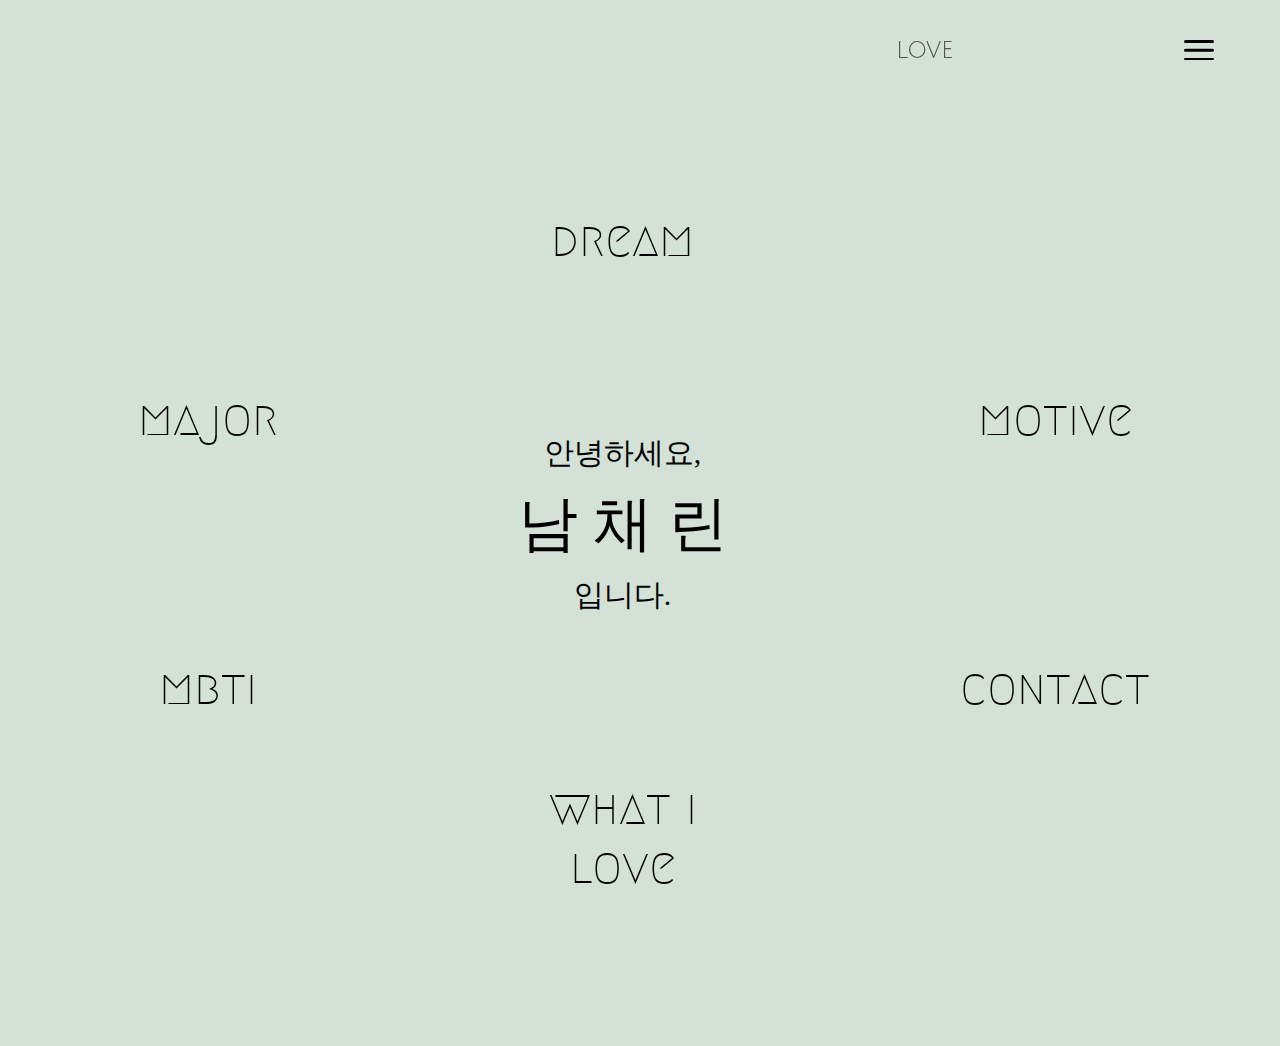
<file: index.html>
<!DOCTYPE html>
<html>
    <head>
        <meta charset="utf-8">
        <meta name="viewport" content="width=device-width, initial-scale=1">
        <title>남채린입니다.</title>
        <link href="https://fonts.googleapis.com/css2?family=Julius+Sans+One&family=Megrim&family=Noto+Serif+KR&display=swap" rel="stylesheet">
        <link rel="stylesheet" href="main.css">
    </head>
    <body>
        <div class="header">
            <p></p>
            <div class="menu"><input type="checkbox" id="menuicon">
            <label for="menuicon">
                <span></span>
                <span></span>
                <span></span>
            </label>
            <div class="sidebar">
                <span></span>
                <div id="home_icon"><a href="home.html"><img id="homeicon" src="home.png" alt=""></a></div>
                <div id="major"><a href="major.html">major</a></div>
                <div id="mbti"><a href="mbti.html">mbti</a></div>
                <div id="dream"><a href="dream.html">dream</a></div>
                <div id="motive"><a href="motive.html">motive</a></div>
                <div id="like"><a href="like.html">what i love</a></div>
                <div id="contact"><a href="contact.html".html>contact</a></div>
                <span></span>
                <span></span>
            </div>
            </div>
        </div>
        
        <div class="main">
            <div class="left">
                <div id="A"><a href="major.html">major</a></div>
                <div id="B"><a href="mbti.html">mbti</a></div>
            </div>
            <div class="middle">
                <div id="C"><a href="dream.html">dream</a></div>
                <div class="container">
                    <div class="name">
                        <p id=hi1>안녕하세요,</p><p id=hi2 style="display: inline-block;">남 채 린</p><p id=hi1 style="display: inline-block;"> 입니다.</p>
                    </div>
                    <div class="overlay">
                        <img src="me.jpeg" alt="" class="image">
                    </div>
                </div>
                
                <div id="D"><a href="like.html">what i love</a></div>
            </div>
            <div class="right">
                <div id="E"><a href="motive.html">motive</a></div>
                <div id="F"><a href="contact.html">contact</a></div>
            </div>
        </div>
    </body>
</html>
</file>
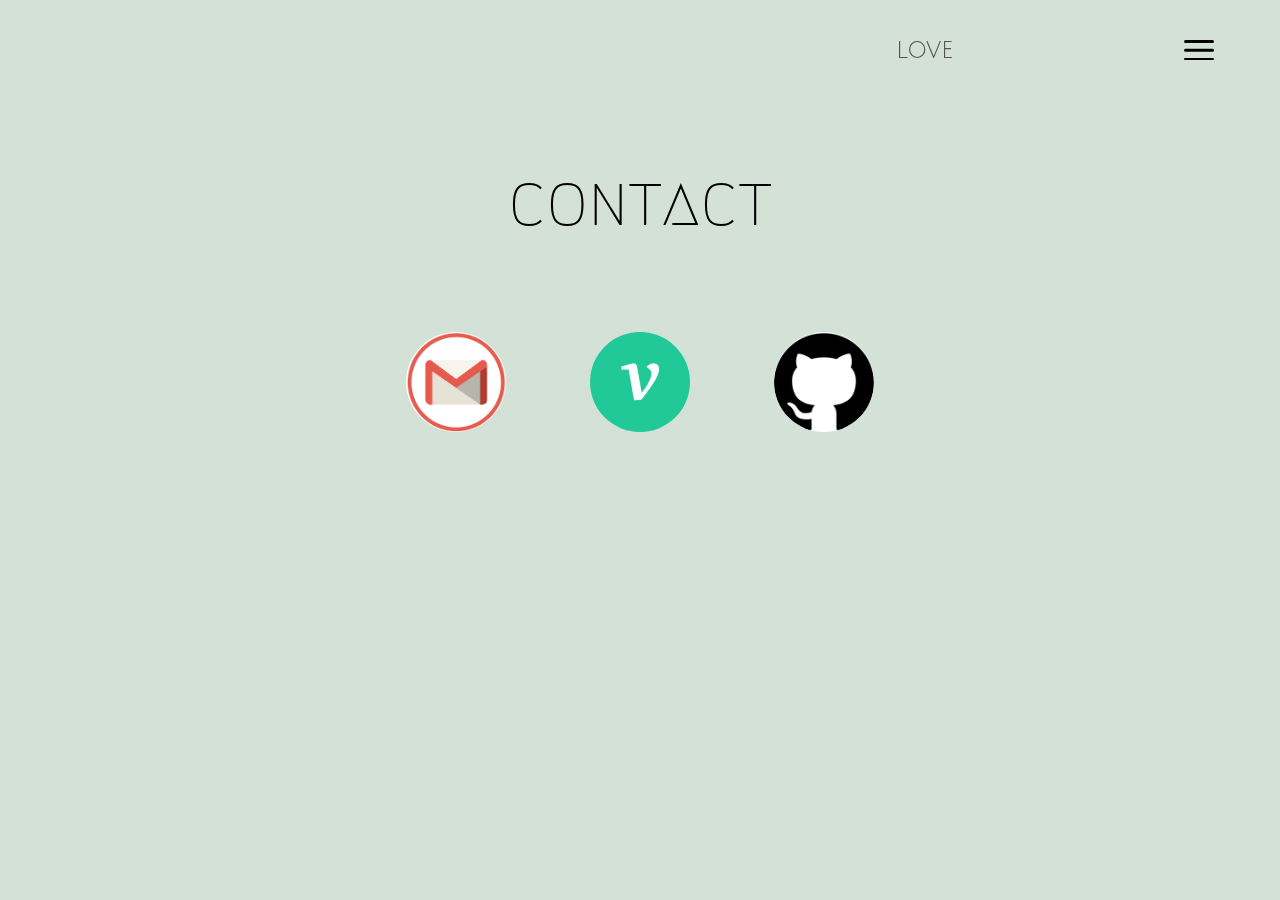
<file: contact.html>
<!DOCTYPE html>
<html>
    <head>
        <meta charset="utf-8">
        <title>남채린입니다.</title>
        <link href="https://fonts.googleapis.com/css2?family=Julius+Sans+One&family=Megrim&family=Noto+Serif+KR&display=swap" rel="stylesheet">
        <link rel="stylesheet" href="main.css">
    </head>
    <body>
        <div class="header">
            <p></p>
            <div class="menu"><input type="checkbox" id="menuicon">
            <label for="menuicon">
                <span></span>
                <span></span>
                <span></span>
            </label>
            <div class="sidebar">
                <span></span>
                <div id="home_icon"><a href="home.html"><img id="homeicon" src="home.png" alt=""></a></div>
                <div id="major"><a href="major.html">major</a></div>
                <div id="mbti"><a href="mbti.html">mbti</a></div>
                <div id="dream"><a href="dream.html">dream</a></div>
                <div id="motive"><a href="motive.html">motive</a></div>
                <div id="like"><a href="like.html">what i love</a></div>
                <div id="contact"><a href="contact.html">contact</a></div>
                <span></span>
            </div>
            </div>
        </div>
        <div>
            <p id="page"></p>
            <span id="page_title">contact</span>
        </div>
        <div id="icons">
            <p></p>
            <a href="mailto:cr434972@gmail.com"><img src="mail.png" alt=""></a>
            <a href="https://velog.io/@rin0702"><img src="velog.jpg" alt=""></a>
            <a href="https://github.com/rin0702"><img src="github.png" alt=""></a>
        </div>
    </body>
</html>
</file>
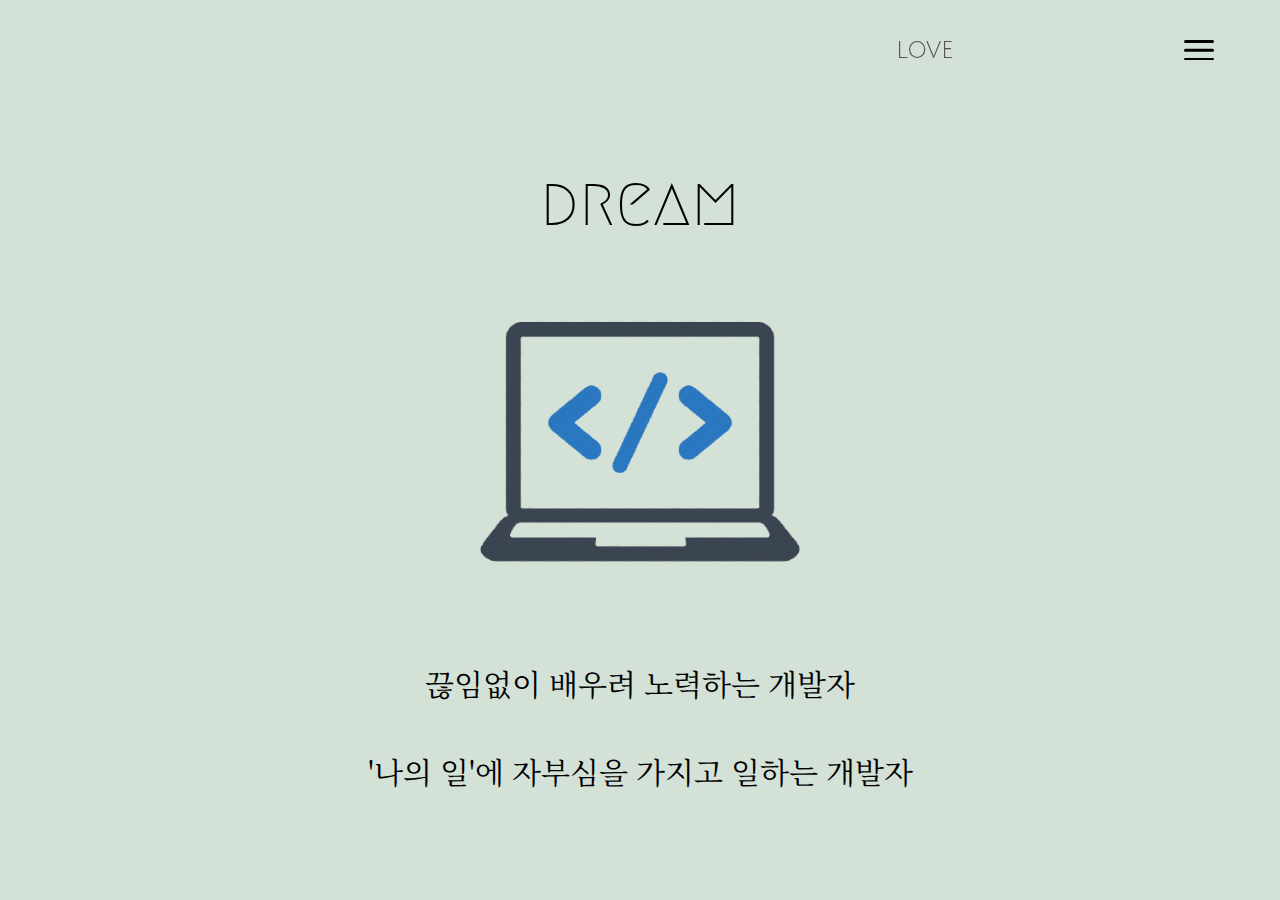
<file: dream.html>
<!DOCTYPE html>
<html>
    <head>
        <meta charset="utf-8">
        <title>남채린입니다.</title>
        <link href="https://fonts.googleapis.com/css2?family=Julius+Sans+One&family=Megrim&family=Noto+Serif+KR&display=swap" rel="stylesheet">
        <link rel="stylesheet" href="main.css">
    </head>
    <body>
        <div class="header">
            <p></p>
            <div class="menu"><input type="checkbox" id="menuicon">
            <label for="menuicon">
                <span></span>
                <span></span>
                <span></span>
            </label>
            <div class="sidebar">
                <span></span>
                <div id="home_icon"><a href="home.html"><img id="homeicon" src="home.png" alt=""></a></div>
                <div id="major"><a href="major.html">major</a></div>
                <div id="mbti"><a href="mbti.html">mbti</a></div>
                <div id="dream"><a href="dream.html">dream</a></div>
                <div id="motive"><a href="motive.html">motive</a></div>
                <div id="like"><a href="like.html">what i love</a></div>
                <div id="contact"><a href="contact.html">contact</a></div>
                <span></span>
            </div>
            </div>
        </div>
        <div>
            <p id="page"></p>
            <span id="page_title">dream</span>
        </div>
        <div>
            <img src="programmer.png" alt="">
            <p>끊임없이 배우려 노력하는 개발자<br><br>'나의 일'에 자부심을 가지고 일하는 개발자</p>
        </div>
    </body>
</html>
</file>
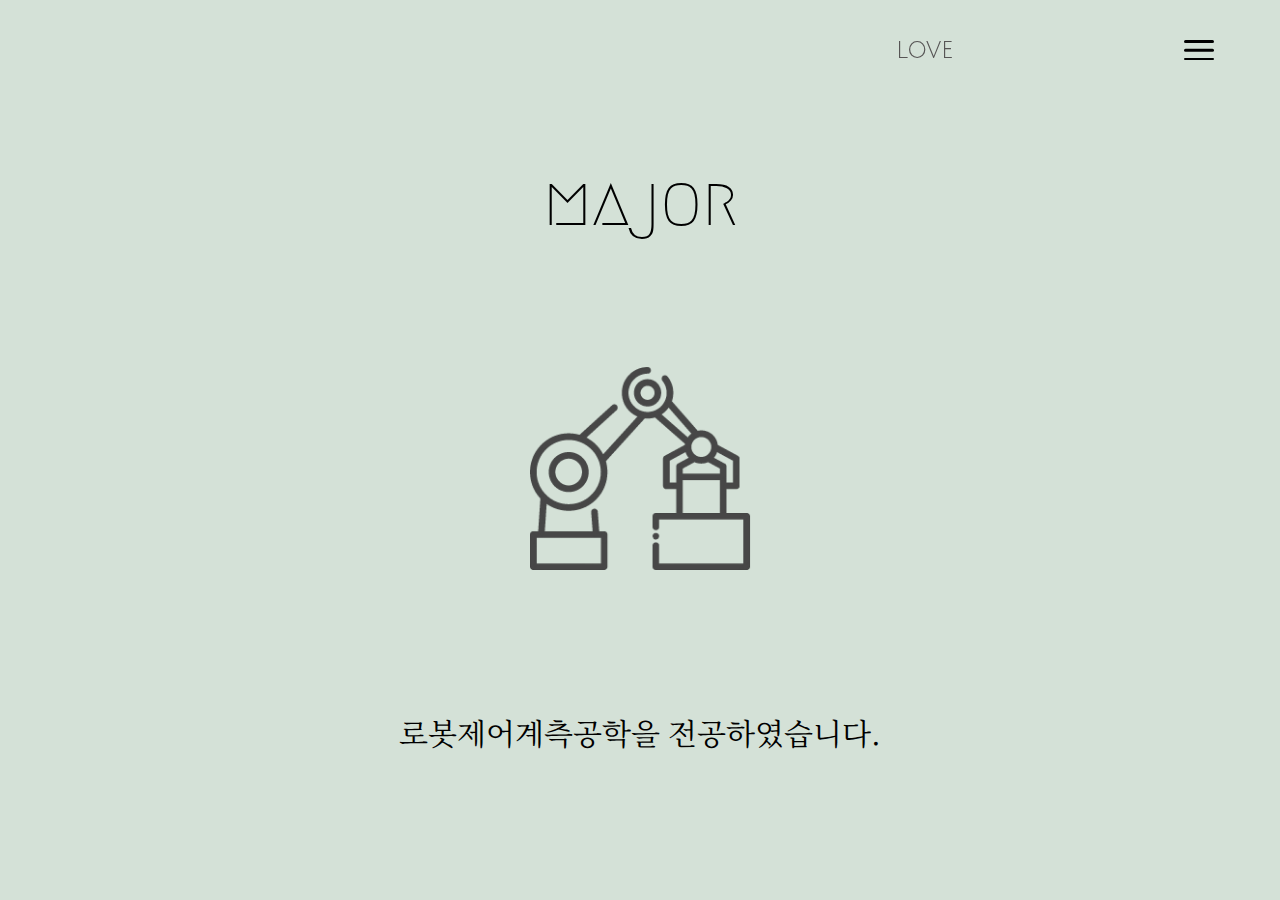
<file: major.html>
<!DOCTYPE html>
<html>
    <head>
        <meta charset="utf-8">
        <title>남채린입니다.</title>
        <link href="https://fonts.googleapis.com/css2?family=Julius+Sans+One&family=Megrim&family=Noto+Serif+KR&display=swap" rel="stylesheet">
        <link rel="stylesheet" href="main.css">
    </head>
    <body>
        <div class="header">
            <p></p>
            <div class="menu"><input type="checkbox" id="menuicon">
            <label for="menuicon">
                <span></span>
                <span></span>
                <span></span>
            </label>
            <div class="sidebar">
                <span></span>
                <div id="home_icon"><a href="home.html"><img id="homeicon" src="home.png" alt=""></a></div>
                <div id="major"><a href="major.html">major</a></div>
                <div id="mbti"><a href="mbti.html">mbti</a></div>
                <div id="dream"><a href="dream.html">dream</a></div>
                <div id="motive"><a href="motive.html">motive</a></div>
                <div id="like"><a href="like.html">what i love</a></div>
                <div id="contact"><a href="contact.html">contact</a></div>
                <span></span>
            </div>
            </div>
        </div>
        <div>
            <p id="page"></p>
            <span id="page_title">major</span>
        </div>
        <div>
            <img src="Robot.png" alt="">
            <p>로봇제어계측공학을 전공하였습니다.</p>
        </div>
    </body>
</html>
</file>
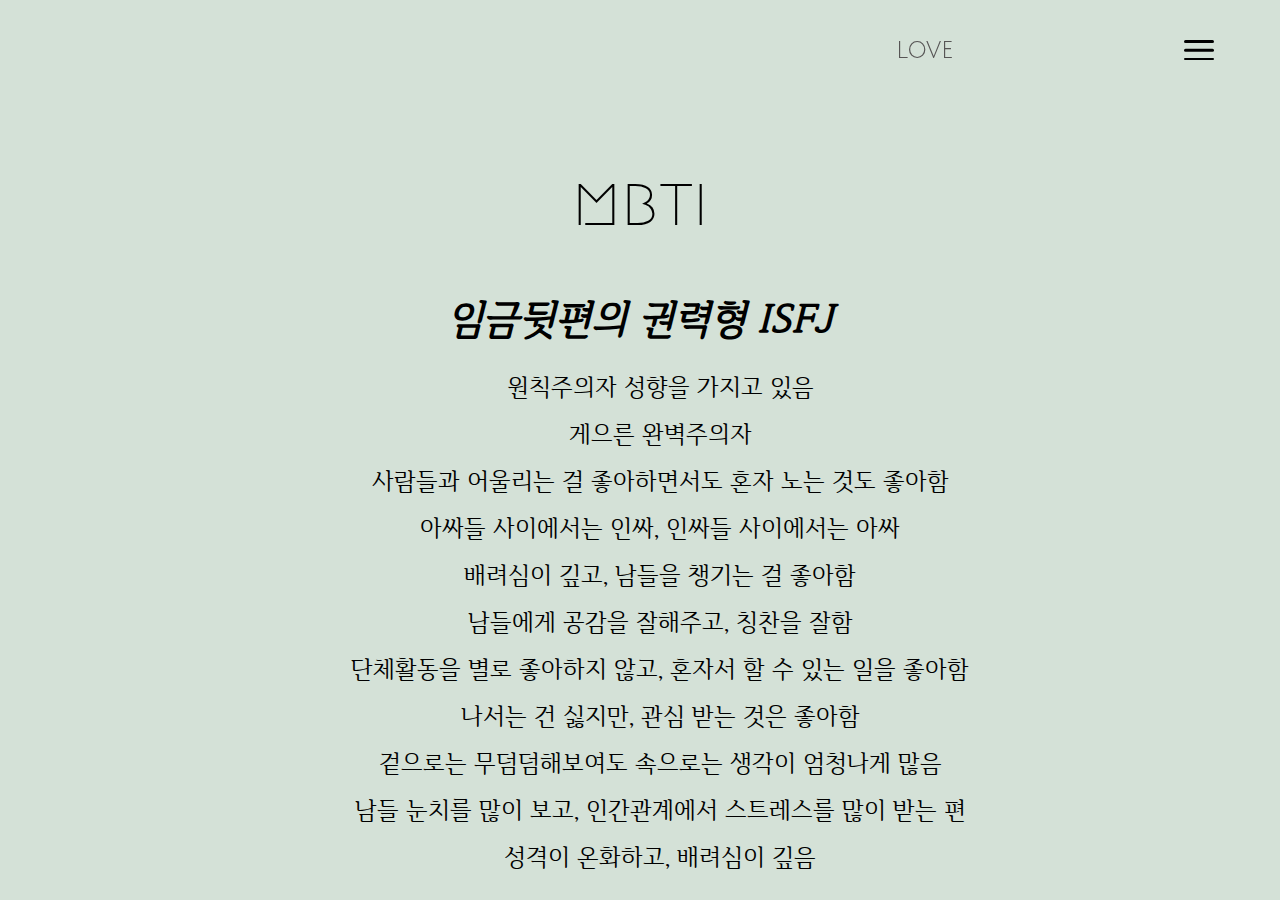
<file: mbti.html>
<!DOCTYPE html>
<html>
    <head>
        <meta charset="utf-8">
        <title>남채린입니다.</title>
        <link href="https://fonts.googleapis.com/css2?family=Julius+Sans+One&family=Megrim&family=Noto+Serif+KR&display=swap" rel="stylesheet">
        <link rel="stylesheet" href="main.css">
    </head>
    <body>
        <div class="header">
            <p></p>
            <div class="menu"><input type="checkbox" id="menuicon">
            <label for="menuicon">
                <span></span>
                <span></span>
                <span></span>
            </label>
            <div class="sidebar">
                <span></span>
                <div id="home_icon"><a href="home.html"><img id="homeicon" src="home.png" alt=""></a></div>
                <div id="major"><a href="major.html">major</a></div>
                <div id="mbti"><a href="mbti.html">mbti</a></div>
                <div id="dream"><a href="dream.html">dream</a></div>
                <div id="motive"><a href="motive.html">motive</a></div>
                <div id="like"><a href="like.html">what i love</a></div>
                <div id="contact"><a href="contact.html">contact</a></div>
                <span></span>
            </div>
            </div>
        </div>
        <div>
            <p id="page"></p>
            <span id="page_title">mbti</span>
        </div>
        <div>
            <p></p>
            <h1>임금뒷편의 권력형 ISFJ</h1>
            <ul>
                <li>원칙주의자 성향을 가지고 있음</li>
                <li>게으른 완벽주의자</li>
                <li>사람들과 어울리는 걸 좋아하면서도 혼자 노는 것도 좋아함</li>
                <li>아싸들 사이에서는 인싸, 인싸들 사이에서는 아싸</li>
                <li>배려심이 깊고, 남들을 챙기는 걸 좋아함</li>
                <li>남들에게 공감을 잘해주고, 칭찬을 잘함</li>
                <li>단체활동을 별로 좋아하지 않고, 혼자서 할 수 있는 일을 좋아함</li>
                <li>나서는 건 싫지만, 관심 받는 것은 좋아함</li>
                <li>겉으로는 무덤덤해보여도 속으로는 생각이 엄청나게 많음</li>
                <li>남들 눈치를 많이 보고, 인간관계에서 스트레스를 많이 받는 편</li>
                <li>성격이 온화하고, 배려심이 깊음</li>
            </ul>
        </div>
    </body>
</html>
</file>
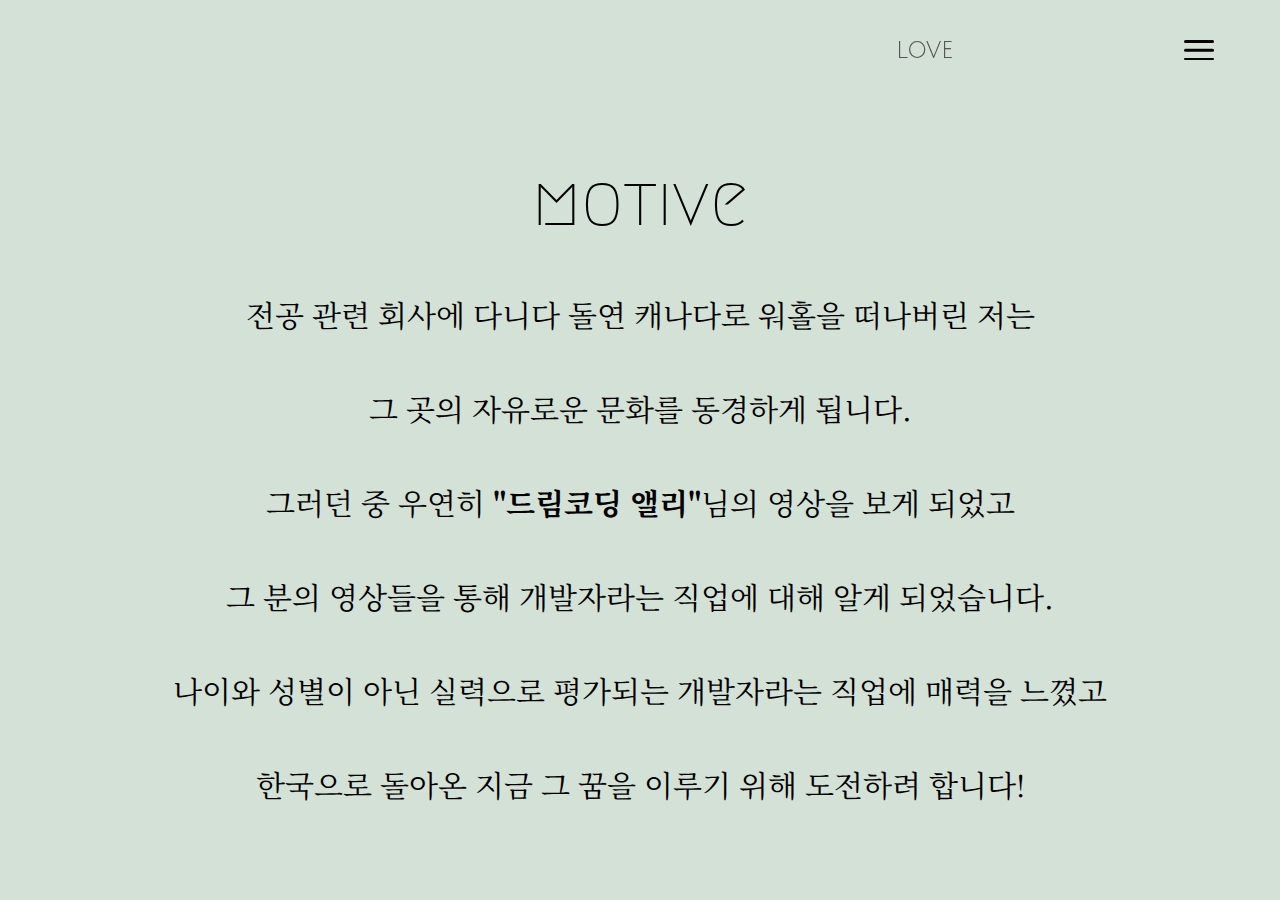
<file: motive.html>
<!DOCTYPE html>
<html>
    <head>
        <meta charset="utf-8">
        <title>남채린입니다.</title>
        <link href="https://fonts.googleapis.com/css2?family=Julius+Sans+One&family=Megrim&family=Noto+Serif+KR&display=swap" rel="stylesheet">
        <link rel="stylesheet" href="main.css">
    </head>
    <body>
        <div class="header">
            <p></p>
            <div class="menu"><input type="checkbox" id="menuicon">
            <label for="menuicon">
                <span></span>
                <span></span>
                <span></span>
            </label>
            <div class="sidebar">
                <span></span>
                <div id="home_icon"><a href="home.html"><img id="homeicon" src="home.png" alt=""></a></div>
                <div id="major"><a href="major.html">major</a></div>
                <div id="mbti"><a href="mbti.html">mbti</a></div>
                <div id="dream"><a href="dream.html">dream</a></div>
                <div id="motive"><a href="motive.html">motive</a></div>
                <div id="like"><a href="like.html">what i love</a></div>
                <div id="contact"><a href="contact.html">contact</a></div>
                <span></span>
            </div>
            </div>
        </div>
        <div>
            <p id="page"></p>
            <span id="page_title">motive</span>
        </div>
        <div>
            <div>
                <p></p>
                <p>전공 관련 회사에 다니다 돌연 캐나다로 워홀을 떠나버린 저는</p>
                <p>그 곳의 자유로운 문화를 동경하게 됩니다.</p>
                <p>그러던 중 우연히 <strong><a id="youtube" href="https://www.youtube.com/c/드림코딩by엘리/featured" target="_blank">"드림코딩 앨리"</a></strong>님의 영상을 보게 되었고</p>
                <!-- <img id="utube" src="youtube.jpg" alt=""> -->
                <p>그 분의 영상들을 통해 개발자라는 직업에 대해 알게 되었습니다.</p>
                <p>나이와 성별이 아닌 실력으로 평가되는 개발자라는 직업에 매력을 느꼈고</p>
                <p>한국으로 돌아온 지금 그 꿈을 이루기 위해 도전하려 합니다!</p>
            </div>
        </div>
    </body>
</html>
</file>
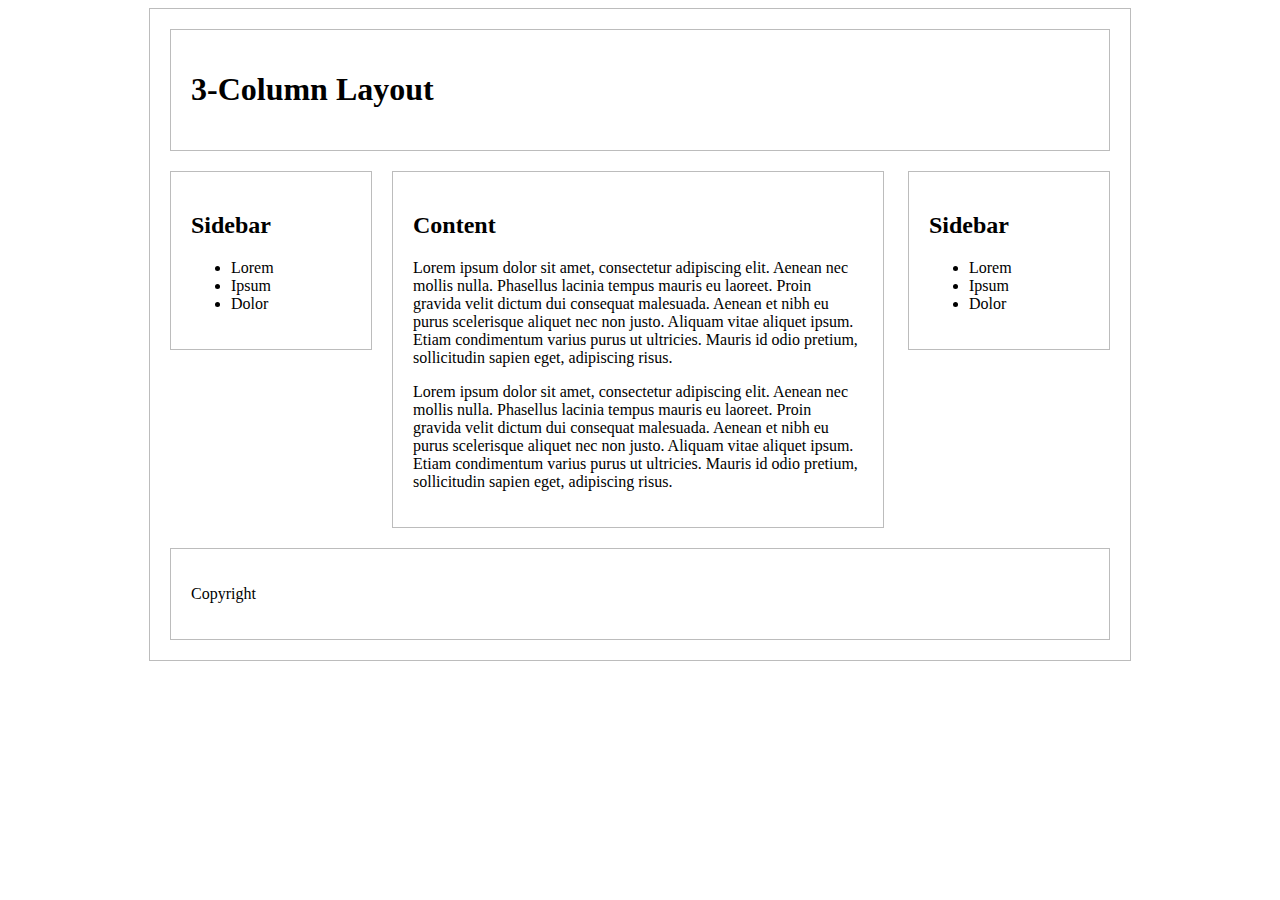
<file: practice.html>
<!doctype html>
<html lang="ko">
  <head>
    <meta charset="utf-8">
    <title>CSS</title>
    <style>
      #jb-container {
        width: 940px;
        margin: 0px auto;
        padding: 20px;
        border: 1px solid #bcbcbc;
      }
      #jb-header {
        padding: 20px;
        margin-bottom: 20px;
        border: 1px solid #bcbcbc;
      }
      #jb-sidebar-left {
        width: 160px;
        padding: 20px;
        margin-right: 20px;
        margin-bottom: 20px;
        float: left;
        border: 1px solid #bcbcbc;
      }
      #jb-content {
        width: 450px;
        padding: 20px;
        margin-bottom: 20px;
        float: left;
        border: 1px solid #bcbcbc;
      }
      #jb-sidebar-right {
        width: 160px;
        padding: 20px;
        margin-bottom: 20px;
        float: right;
        border: 1px solid #bcbcbc;
      }
      #jb-footer {
        clear: both;
        padding: 20px;
        border: 1px solid #bcbcbc;
      }
    </style>
  </head>
  <body>
    <div id="jb-container">
      <div id="jb-header">
        <h1>3-Column Layout</h1>
      </div>
      <div id="jb-sidebar-left">
        <h2>Sidebar</h2>
        <ul>
          <li>Lorem</li>
          <li>Ipsum</li>
          <li>Dolor</li>
        </ul>
      </div>
      <div id="jb-content">
        <h2>Content</h2>
        <p>Lorem ipsum dolor sit amet, consectetur adipiscing elit. Aenean nec mollis nulla. Phasellus lacinia tempus mauris eu laoreet. Proin gravida velit dictum dui consequat malesuada. Aenean et nibh eu purus scelerisque aliquet nec non justo. Aliquam vitae aliquet ipsum. Etiam condimentum varius purus ut ultricies. Mauris id odio pretium, sollicitudin sapien eget, adipiscing risus.</p>
        <p>Lorem ipsum dolor sit amet, consectetur adipiscing elit. Aenean nec mollis nulla. Phasellus lacinia tempus mauris eu laoreet. Proin gravida velit dictum dui consequat malesuada. Aenean et nibh eu purus scelerisque aliquet nec non justo. Aliquam vitae aliquet ipsum. Etiam condimentum varius purus ut ultricies. Mauris id odio pretium, sollicitudin sapien eget, adipiscing risus.</p>
      </div>
      <div id="jb-sidebar-right">
        <h2>Sidebar</h2>
        <ul>
          <li>Lorem</li>
          <li>Ipsum</li>
          <li>Dolor</li>
        </ul>
      </div>
      <div id="jb-footer">
        <p>Copyright</p>
      </div>
    </div>
  </body>
</html>
</file>
<file: main.css>
.header{
    margin: 0 0;
}
#homeicon{
    width: 80px;
    height: 80px;
    margin: 0;
    padding: 0;
}
#menuicon{
    display: none;
}
#menuicon + label{
    display: block;
    width: 30px;
    height: 20px;
    position: relative;
    cursor: pointer;
    margin: 20px;
}
#menuicon + label span{
    display: block;
    position: absolute;
    width: 100%;
    height: 2.5px;
    border-radius: 15px;
    background: #000;
    transition: all .35s;
}
#menuicon + label span:nth-child(1){
    top: 0;
}
#menuicon + label span:nth-child(2){
    top: 50%;
    transform: translateY(-50%);
}
#menuicon + label span:nth-child(3){
    bottom: 0;
}
#menuicon:checked + label span:nth-child(1){
    top:50%;
    transform: translateY(-50%) rotate(45deg);
}
#menuicon:checked + label span:nth-child(2){
    opacity: 0;
}
#menuicon:checked + label span:nth-child(3){
    bottom: 50%;
    transform: translateY(50%) rotate(-45deg);
}
#menuicon:checked + label{
    position: fixed;
    z-index: 2;
}
#menuicon:checked + label span{
    background: white;
}
.sidebar{
    width: 100%;
    height: 100px;
    line-height: 100px;
    background: rgb(204, 160, 123);
    position: fixed;
    top: -100px;
    left: 0;
    z-index: 1;
    transition: all .35s;
    display: grid;
    grid-template-columns: repeat(9, 1fr);
}
#menuicon:checked + label + div{
    top: 0;
}
body{
    background-color: rgba(202, 218, 206, 0.815);
    margin: 20px 0;
}
.header{
    display: grid;
    grid-template-columns: 10fr 1fr;
}
div{
    text-align: center;
}
div p{
    margin-bottom: 50px;
}
#page{
    margin: 80px;
}
#page_title{
    font-size: 70px;
    font-family: 'Megrim', cursive;
}
#home_icon{
    margin-top: 10px;
}
#major, #mbti, #dream, #like, #motive, #contact{
    font-size: 25px;
    font-family: 'Julius Sans One', sans-serif;
    color: rgb(56, 80, 53);
    /* margin-top: 35px; */
}
#major a, #mbti a, #dream a, #like a, #motive a, #contact a{
    color: rgb(87, 85, 85); text-decoration: none;
}
.main{
    display: grid;
    grid-template-columns: 1fr 1fr 1fr;
}
.left{
    margin: auto;
}
.middle{
    margin: auto;
}
.right{
    margin: auto;
}
#A, #B, #C, #D, #E, #F{
    font-size: 50px;
    font-family: 'Megrim', cursive;
    text-align: center;
    padding: 5rem;
    margin: 50px;
}
#A:hover, #B:hover, #C:hover, #D:hover, #E:hover, #F:hover{
    transform: scale(1.5);
}

@font-face{
    src: url("DXKPMB-KSCpc-EUC-H.ttf");
    font-family: "font1";
}
@font-face{
    src: url("IropkeBatangM.ttf");
    font-family: "font2";
}
.name #hi1{
    text-align: center;
    margin: auto;
    font-size: 30px;
    font-family: "font1";
}
.name #hi2{
    text-align: center;
    margin: 10px;
    font-size: 60px;
    font-family: "font1";
}   
#A a:link, #B a:link, #C a:link, #D a:link, #E a:link, #F a:link{
    color: black; 
    text-decoration: none;
}
#A a, #B a, #C a, #D a, #E a, #F a:visited{ 
    color: black; 
    text-decoration: none;
}
#A a:hover, #B a:hover, #C a:hover, #D a:hover, #E a:hover, #F a:hover{ 
    color: rgb(119, 23, 7); 
    text-decoration: none;
}
#youtube:link{
    color: black;
    text-decoration: none;
}
#youtube:visited{
    color: black;
    text-decoration: none;
}
p{
    text-align: center;
    font-size: 30px;
    font-family: 'Noto Serif KR', serif;
    margin: 10px;
}
div{
    font-family: "font2";
}
img{
    width: 35rem;
    height: auto;
    margin: 40px;
}
#icons img{
    border-radius: 100%;
    width: 100px;
    height: 100px;
}
.container{
    position: relative;
    width: 50%;
}
.image{
    display : block;
    width: 120%;
    height: auto;
    border-radius: 100%;
    margin-left: 40%;
    transform: translate(0, 0);
}
.overlay{
    position: relative;
    top: 0;
    bottom: 0;
    left: 0;
    right: 0;
    height: auto;
    width: 100%;
    opacity: 0;
    transition: .5s ease;
}
.container:hover .overlay{
    opacity: 1;
}
.name{
    width: 120%;
    height: auto;
    color: black;
    position: absolute;
    top: 50%;
    left: 40%;
    transform: translate(0, -50%);
    text-align: center;
}
#honey{
    width: 70px;
    height: auto;
    display: inline-block;
    transform: translate(-40px, -25px)
}
#like1{
    display: inline-block;
    transform: translateY(-70px);
}
#baseball{
    width: 100rem;
    height: auto;
}
li{
    list-style-type: none;
    margin: 1rem;
    font-size: 1.5rem;
}
h1{
    font-size: 40px;
    font-style: oblique;
}
#utube{
    width: 20rem;
    height: auto;
    margin-top: 0;
}
</file>
